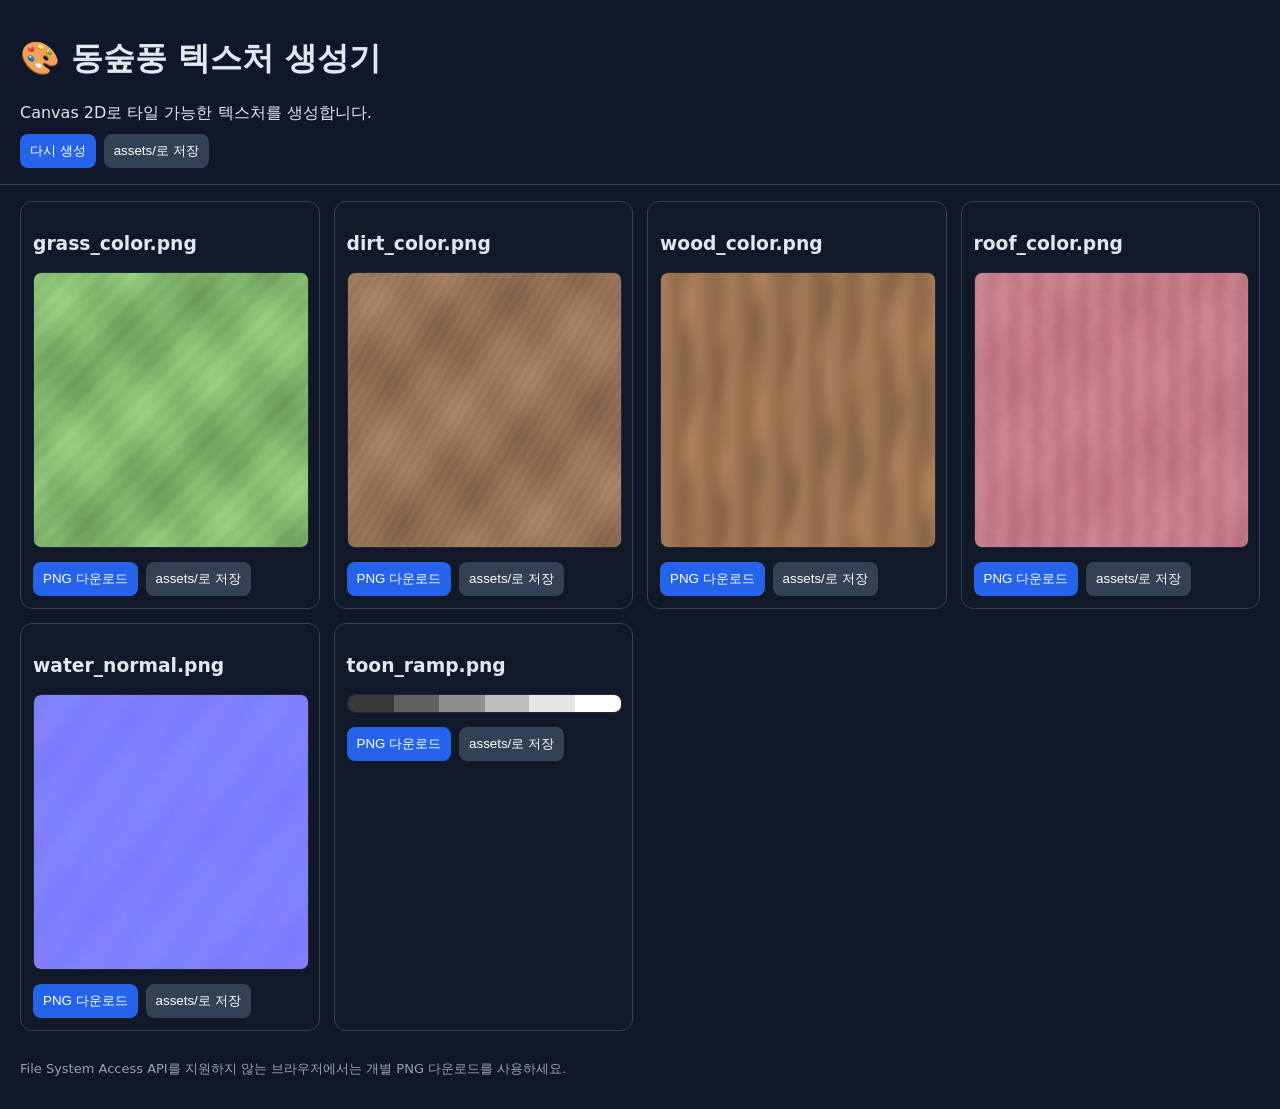
<file: tools/texture_gen.html>
<!doctype html>
<html lang="ko">
<head>
  <meta charset="UTF-8" />
  <meta name="viewport" content="width=device-width, initial-scale=1.0" />
  <title>Stylized Texture Generator</title>
  <style>
    :root { color-scheme: dark; }
    body { margin: 0; font-family: system-ui, sans-serif; background:#0f172a; color:#e2e8f0; }
    header { padding:16px 20px; border-bottom:1px solid #334155; }
    main { padding:16px 20px; display:grid; grid-template-columns:repeat(auto-fill,minmax(280px,1fr)); gap:14px; }
    .card { background:#111827; border:1px solid #334155; border-radius:12px; padding:12px; }
    canvas { width:100%; image-rendering: pixelated; background:#020617; border-radius:8px; border:1px solid #1e293b; }
    .row { display:flex; gap:8px; margin-top:10px; flex-wrap:wrap; }
    button { border:0; border-radius:8px; padding:8px 10px; background:#2563eb; color:white; cursor:pointer; }
    button.secondary { background:#334155; }
    .hint { color:#94a3b8; font-size:13px; padding:0 20px 18px; }
  </style>
</head>
<body>
  <header>
    <h1>🎨 동숲풍 텍스처 생성기</h1>
    <div>Canvas 2D로 타일 가능한 텍스처를 생성합니다.</div>
    <div class="row" style="margin-top:10px;">
      <button id="btnRegenerate">다시 생성</button>
      <button id="btnSaveAll" class="secondary">assets/로 저장</button>
    </div>
  </header>
  <main id="grid"></main>
  <p class="hint">File System Access API를 지원하지 않는 브라우저에서는 개별 PNG 다운로드를 사용하세요.</p>

<script>
const SPECS = [
  { key:'grass_color', w:256, h:256, label:'grass_color.png' },
  { key:'dirt_color', w:256, h:256, label:'dirt_color.png' },
  { key:'wood_color', w:256, h:256, label:'wood_color.png' },
  { key:'roof_color', w:256, h:256, label:'roof_color.png' },
  { key:'water_normal', w:256, h:256, label:'water_normal.png' },
  { key:'toon_ramp', w:256, h:16, label:'toon_ramp.png' },
];

const grid = document.getElementById('grid');
const assets = new Map();

const TAU = Math.PI * 2;
function periodicNoise(x, y, w, h) {
  const nx = TAU * x / w;
  const ny = TAU * y / h;
  const s1 = Math.sin(nx * 1.0 + ny * 1.7);
  const s2 = Math.sin(nx * 2.9 - ny * 2.2 + 1.3);
  const s3 = Math.sin(nx * 5.1 + ny * 3.7 + 2.4);
  return (s1 * 0.5 + s2 * 0.3 + s3 * 0.2 + 1) * 0.5;
}
function lerp(a,b,t){ return a + (b-a) * t; }
function rgb(ctx, img, i, r,g,b,a=255){ img.data[i]=r; img.data[i+1]=g; img.data[i+2]=b; img.data[i+3]=a; }

function generateGrass(ctx, w, h){
  const img = ctx.createImageData(w,h);
  for(let y=0;y<h;y++) for(let x=0;x<w;x++){
    const n = periodicNoise(x,y,w,h);
    const blades = Math.sin((x+y) * 0.35) * 0.06;
    const v = Math.max(0, Math.min(1, n*0.85 + blades + 0.08));
    const r = Math.round(lerp(106, 155, v));
    const g = Math.round(lerp(152, 212, v));
    const b = Math.round(lerp(86, 132, v));
    rgb(ctx,img,(y*w+x)*4,r,g,b);
  }
  ctx.putImageData(img,0,0);
}

function generateDirt(ctx,w,h){
  const img=ctx.createImageData(w,h);
  for(let y=0;y<h;y++) for(let x=0;x<w;x++){
    const n=periodicNoise(x,y,w,h);
    const grain=Math.sin((x*0.75+y*0.45))*0.08;
    const v=Math.max(0,Math.min(1,n*0.75+grain+0.14));
    const r=Math.round(lerp(123,173,v));
    const g=Math.round(lerp(92,136,v));
    const b=Math.round(lerp(70,104,v));
    rgb(ctx,img,(y*w+x)*4,r,g,b);
  }
  ctx.putImageData(img,0,0);
}

function generateWood(ctx,w,h){
  const img=ctx.createImageData(w,h);
  for(let y=0;y<h;y++) for(let x=0;x<w;x++){
    const ring = Math.sin((x/w)*TAU*8 + periodicNoise(x,y,w,h)*2.4);
    const n = periodicNoise(x,y,w,h);
    const v = Math.max(0,Math.min(1,0.55 + ring*0.18 + (n-0.5)*0.35));
    const r=Math.round(lerp(126,176,v));
    const g=Math.round(lerp(90,134,v));
    const b=Math.round(lerp(63,95,v));
    rgb(ctx,img,(y*w+x)*4,r,g,b);
  }
  ctx.putImageData(img,0,0);
}

function generateRoof(ctx,w,h){
  const img=ctx.createImageData(w,h);
  for(let y=0;y<h;y++) for(let x=0;x<w;x++){
    const rows = Math.floor((y/h)*16);
    const offset = (rows % 2) * 0.5;
    const tileBand = Math.sin(((x/w)*TAU*12) + offset);
    const n = periodicNoise(x,y,w,h);
    const v = Math.max(0,Math.min(1,0.48 + tileBand*0.1 + (n-0.5)*0.25));
    const r=Math.round(lerp(175,220,v));
    const g=Math.round(lerp(95,154,v));
    const b=Math.round(lerp(106,168,v));
    rgb(ctx,img,(y*w+x)*4,r,g,b);
  }
  ctx.putImageData(img,0,0);
}

function generateWaterNormal(ctx,w,h){
  const img=ctx.createImageData(w,h);
  for(let y=0;y<h;y++) for(let x=0;x<w;x++){
    const nx = (periodicNoise(x+1,y,w,h)-periodicNoise(x-1,y,w,h))*0.8;
    const ny = (periodicNoise(x,y+1,w,h)-periodicNoise(x,y-1,w,h))*0.8;
    let nz = 1.0;
    const len = Math.hypot(nx,ny,nz);
    const rx = nx/len, ry = ny/len, rz = nz/len;
    const r=Math.round((rx*0.5+0.5)*255);
    const g=Math.round((ry*0.5+0.5)*255);
    const b=Math.round((rz*0.5+0.5)*255);
    rgb(ctx,img,(y*w+x)*4,r,g,b);
  }
  ctx.putImageData(img,0,0);
}

function generateToonRamp(ctx,w,h){
  const steps=[0.22,0.38,0.56,0.74,0.9,1.0];
  const img=ctx.createImageData(w,h);
  for(let y=0;y<h;y++) for(let x=0;x<w;x++){
    const t=x/(w-1);
    const s=steps[Math.min(steps.length-1, Math.floor(t*steps.length))];
    const v=Math.round(s*255);
    rgb(ctx,img,(y*w+x)*4,v,v,v);
  }
  ctx.putImageData(img,0,0);
}

const generators={
  grass_color: generateGrass,
  dirt_color: generateDirt,
  wood_color: generateWood,
  roof_color: generateRoof,
  water_normal: generateWaterNormal,
  toon_ramp: generateToonRamp,
};

function downloadCanvas(canvas, filename){
  const a=document.createElement('a');
  a.href=canvas.toDataURL('image/png');
  a.download=filename;
  a.click();
}

async function saveToAssets(canvas, filename){
  if(!window.showDirectoryPicker) throw new Error('API_NOT_SUPPORTED');
  const dir=await window.showDirectoryPicker();
  const assetsDir=await dir.getDirectoryHandle('assets', { create:true });
  const stylizedDir=await assetsDir.getDirectoryHandle('stylized', { create:true });
  const fileHandle=await stylizedDir.getFileHandle(filename, { create:true });
  const stream=await fileHandle.createWritable();
  const blob=await new Promise((resolve)=>canvas.toBlob(resolve,'image/png'));
  await stream.write(blob);
  await stream.close();
}

function buildCard(spec){
  const card=document.createElement('section');
  card.className='card';
  const title=document.createElement('h3');
  title.textContent=spec.label;
  const canvas=document.createElement('canvas');
  canvas.width=spec.w; canvas.height=spec.h;
  const ctx=canvas.getContext('2d');
  ctx.imageSmoothingEnabled=false;
  generators[spec.key](ctx,spec.w,spec.h);
  assets.set(spec.key,{spec,canvas});

  const row=document.createElement('div');
  row.className='row';
  const btnDown=document.createElement('button');
  btnDown.textContent='PNG 다운로드';
  btnDown.onclick=()=>downloadCanvas(canvas,spec.label);
  const btnSave=document.createElement('button');
  btnSave.textContent='assets/로 저장';
  btnSave.className='secondary';
  btnSave.disabled=!window.showDirectoryPicker;
  btnSave.onclick=async()=>{
    try{ await saveToAssets(canvas,spec.label); alert(`${spec.label} 저장 완료`); }
    catch(err){ if(String(err).includes('AbortError')) return; alert(`${spec.label} 저장 실패: ${err.message||err}`); }
  };
  row.append(btnDown,btnSave);
  card.append(title,canvas,row);
  return card;
}

function renderAll(){
  grid.innerHTML='';
  assets.clear();
  SPECS.forEach((spec)=>grid.appendChild(buildCard(spec)));
}

document.getElementById('btnRegenerate').addEventListener('click', renderAll);
document.getElementById('btnSaveAll').addEventListener('click', async()=>{
  if(!window.showDirectoryPicker){ alert('이 브라우저는 File System Access API를 지원하지 않습니다.'); return; }
  try{
    for(const {spec,canvas} of assets.values()) await saveToAssets(canvas,spec.label);
    alert('모든 텍스처를 assets/stylized 에 저장했습니다.');
  }catch(err){
    if(String(err).includes('AbortError')) return;
    alert(`저장 실패: ${err.message||err}`);
  }
});

renderAll();
</script>
</body>
</html>
</file>
